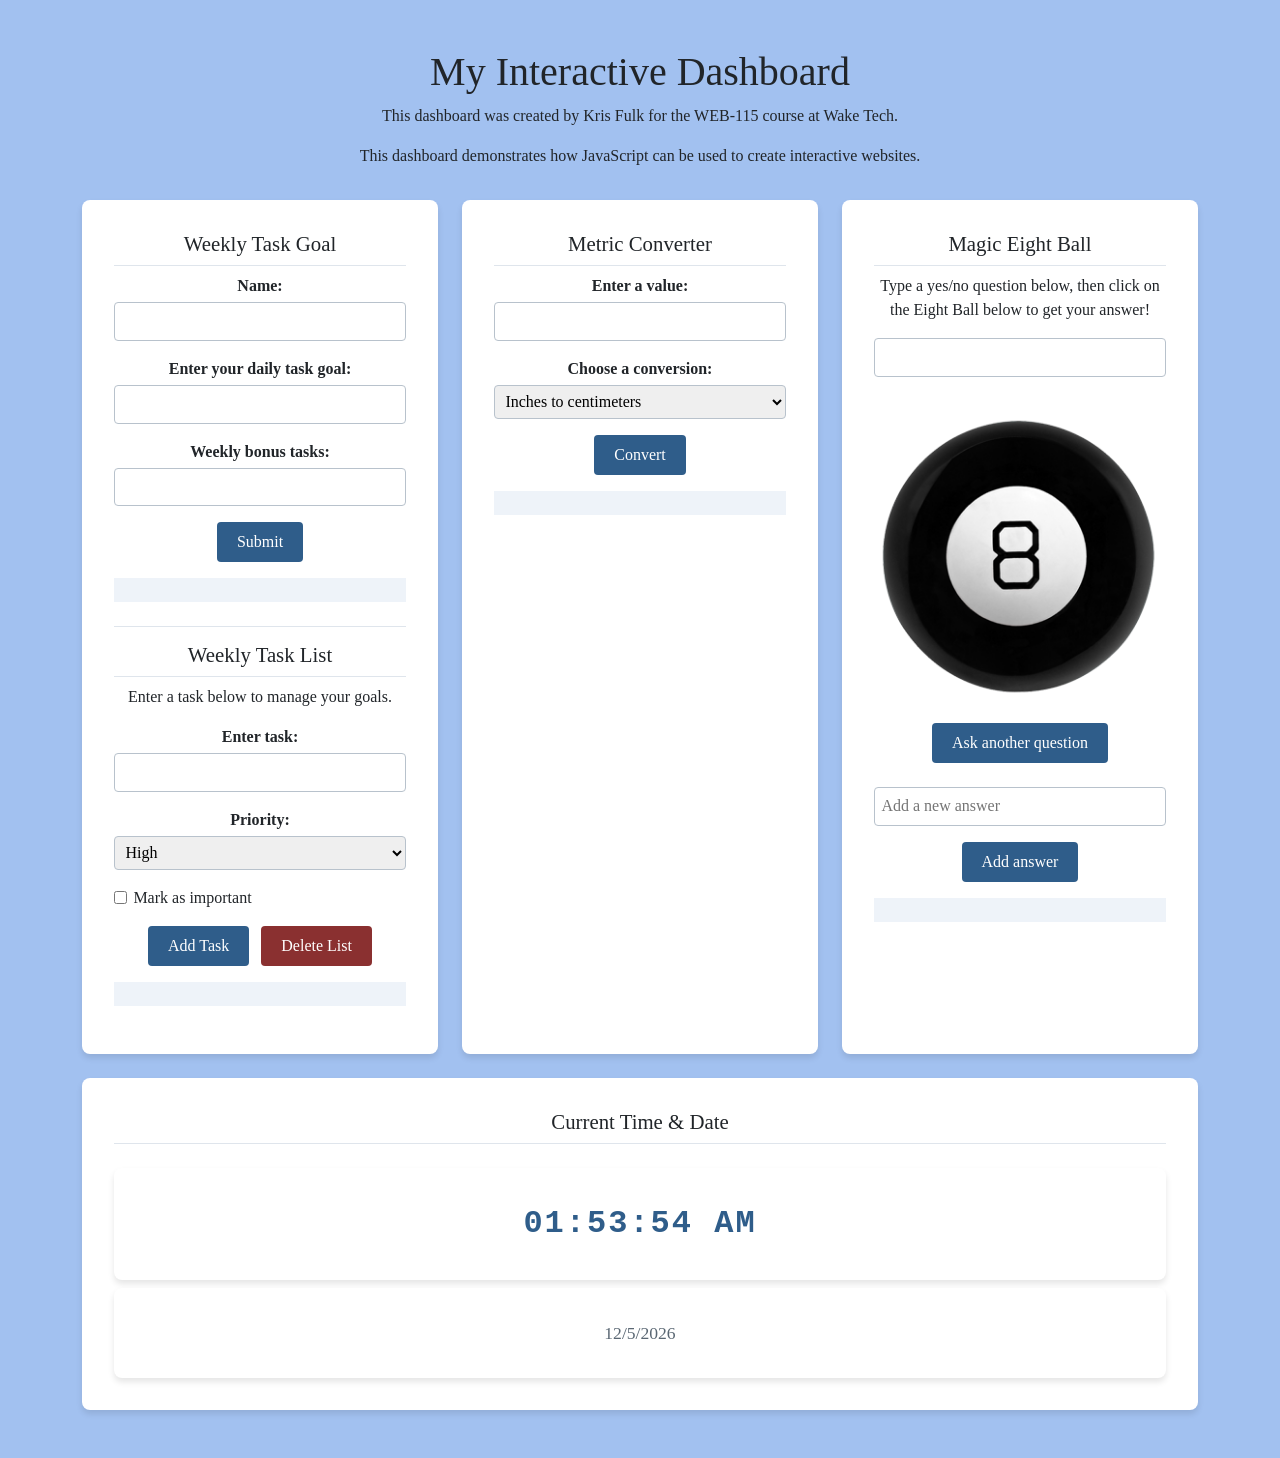
<file: index.html>
<!DOCTYPE html>
<html lang="en">

<head>
    <meta charset="UTF-8">
    <meta name="viewport" content="width=device-width, initial-scale=1.0">
    <title>My Interactive Dashboard</title>

    <!-- Bootstrap  -->
    <link href="https://cdn.jsdelivr.net/npm/bootstrap@5.3.8/dist/css/bootstrap.min.css" rel="stylesheet"
        integrity="sha384-sRIl4kxILFvY47J16cr9ZwB07vP4J8+LH7qKQnuqkuIAvNWLzeN8tE5YBujZqJLB" crossorigin="anonymous">
    <script defer src="https://cdn.jsdelivr.net/npm/bootstrap@5.3.8/dist/js/bootstrap.bundle.min.js"
        integrity="sha384-FKyoEForCGlyvwx9Hj09JcYn3nv7wiPVlz7YYwJrWVcXK/BmnVDxM+D2scQbITxI"
        crossorigin="anonymous"></script>
        
    <!--External stylesheet-->
    <link rel="stylesheet" href="css/style.css">
    <link rel="stylesheet" href="css/digital-clock.css">
</head>

<body>
    <h1>My Interactive Dashboard</h1>
    <p>This dashboard was created by Kris Fulk for the WEB-115 course at Wake Tech.</p>
    <script>document.write("This dashboard demonstrates how JavaScript can be used to create interactive websites.");</script>
    <noscript>Unfortunately, your web browser does not support JavaScript.</noscript>

    <main>
        <div class="container">
            <div class="row">

                <!-- Weekly Task Goal -->
                <div class="col" id="weekly-tasks">
                    <script src="js/task-manager.js" defer></script>
                    <h3 class="heading">Weekly Task Goal</h3>
                    <form id="goal-form">
                        <div class="userName">
                            <label for="userName">Name:</label>
                            <input type="text" id="userName" name="userName" required>
                        </div>
                        <div class="dailyGoal">
                            <label for="dailyGoal">Enter your daily task goal:</label>
                            <input type="number" id="dailyGoal" name="dailyGoal" required>
                        </div>
                        <div class="bonusTasks">
                            <label for="bonusTasks">Weekly bonus tasks:</label>
                            <input type="number" id="bonusTasks" name="bonusTasks" required>
                        </div>
                        <button type="submit" id="goal-btn">Submit</button>
                        <p id="goal-message"></p>
                    </form>

                    <!-- Weekly Task List -->
                    <div id="task-list">
                        <h3 class="heading">Weekly Task List</h3>
                        <p>Enter a task below to manage your goals.</p>
                        <form id="task-form">
                            <label for="task-name">Enter task:</label>
                            <input type="text" id="task-name" name="task-name" autocomplete="off">

                            <label for="task-priority">Priority:</label>
                            <select id="task-priority" name="task-priority">
                                <option value="High">High</option>
                                <option value="Medium">Medium</option>
                                <option value="Low">Low</option>
                            </select>

                            <label for="task-important" class="checkbox-label">
                                <input type="checkbox" id="task-important" name="task-important">
                                Mark as important
                            </label>

                            <button type="submit" id="add-task">Add Task</button>
                            <button type="button" id="delete-list">Delete List</button>
                        </form>
                    </div>
                </div>

                <!-- Metric Converter -->
                <div class="col" id="metric-converter">
                    <script src="js/metric-converter.js" defer></script>
                    <h3 class="heading">Metric Converter</h3>
                    <form id="converter-form">
                        <div class="convertValue">
                            <label for="convertValue">Enter a value:</label>
                            <input type="number" id="convertValue" name="convertValue" step="any" required>
                        </div>

                        <div class="conversionType">
                            <label for="conversionType">Choose a conversion:</label>
                            <select id="conversionType" name="conversionType">
                                <optgroup label="Imperial to Metric">
                                    <option value="inch-to-centimeter">Inches to centimeters</option>
                                    <option value="foot-to-centimeter">Feet to centimeters</option>
                                    <option value="yard-to-meter">Yards to meters</option>
                                    <option value="mile-to-kilometer">Miles to kilometers</option>
                                </optgroup>
                                <optgroup label="Metric to Imperial">
                                    <option value="centimeter-to-inch">Centimeters to inches</option>
                                    <option value="centimeter-to-foot">Centimeters to feet</option>
                                    <option value="meter-to-yard">Meters to yards</option>
                                    <option value="kilometer-to-mile">Kilometers to miles</option>
                                </optgroup>
                            </select>
                        </div>
                        <button type="submit" id="convert-btn">Convert</button>
                        <p id="convert-result"></p>
                    </form>
                </div>

                <!-- Magic Eight Ball -->
                <div class="col" id="magic-eight-ball">
                    <script src="js/magic-eight-ball.js" defer></script>
                    <link rel="stylesheet" href="css/magic-eight-ball.css">
                    <h3 class="heading">Magic Eight Ball</h3>
                    <form id="eight-ball-form">
                        <p>Type a yes/no question below, then click on the Eight Ball below to get your answer!</p>
                        <input id="question" name="question" size="80">
                        <div id="magicEightBall">
                            <div id="circle"></div>
                            <img id="ball" src="img/magic-eight-ball.png" alt="Magic Eight Ball">
                        </div>
                        <button id="reset" name="reset" type="reset">Ask another question</button>
                        <input id="new-answer" name="new-answer" size="40" placeholder="Add a new answer">
                        <button id="add-btn" type="button">Add answer</button>
                        <p id="answer"></p>
                    </form>
                    <br>
                </div>

                <!-- Digital Clock -->
                <div class="col" id="digital-clock">
                    <script src="js/digital-clock.js" defer></script>
                    <h3 class="heading">Current Time &amp; Date</h3>
                    <p id="clock-face"></p>
                    <p id="calendar-date"></p>
                </div>
            </div>
    </main>
</body>

</html>
</file>
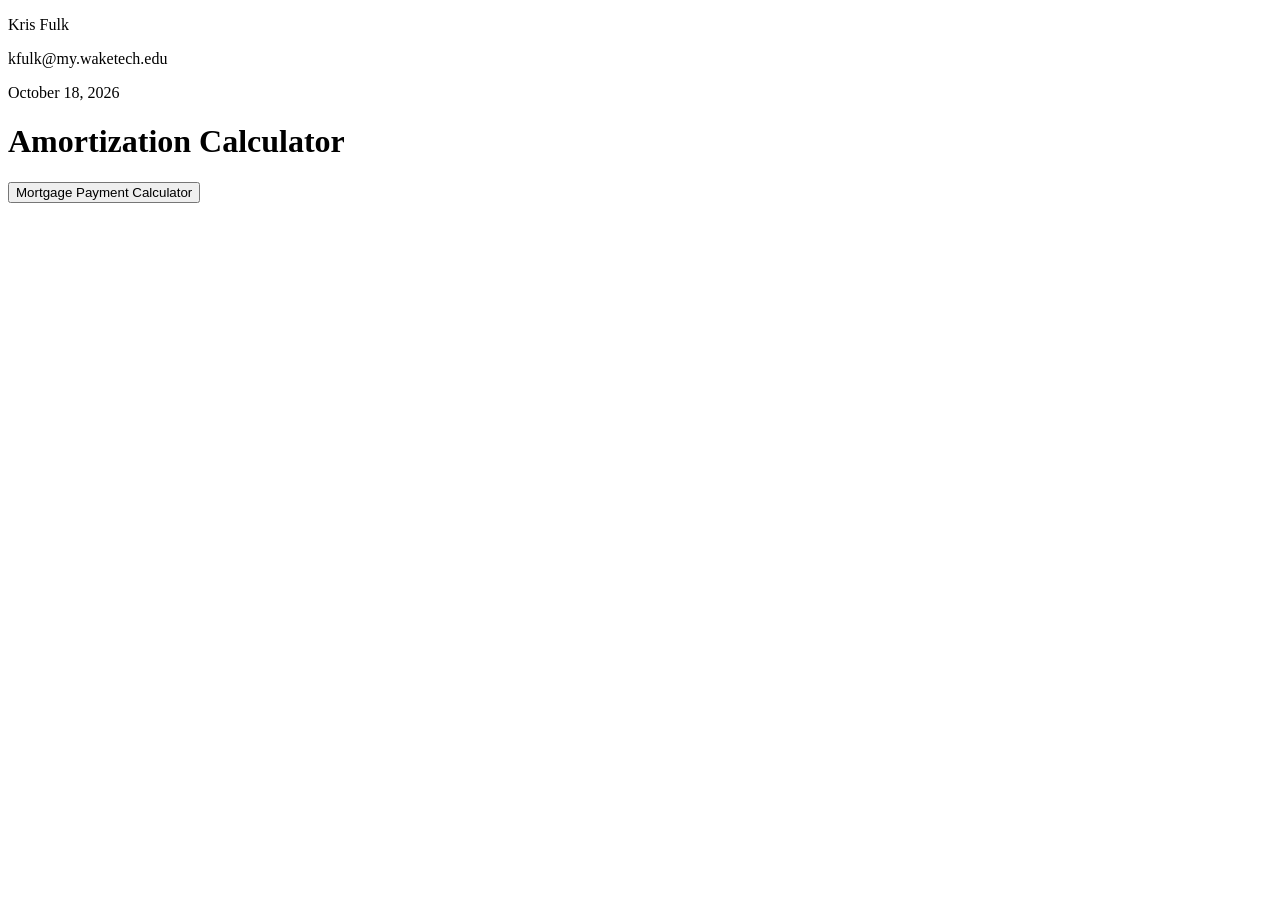
<file: codingExam.html>
<!DOCTYPE html>
<html lang="en">

<head>
    <meta charset="UTF-8">
    <meta name="viewport" content="width=device-width, initial-scale=1.0">
    <title>Mortgage Payment Calculator</title>
</head>

<body>
    <p>Kris Fulk</p>
    <p>kfulk@my.waketech.edu</p>
    <p>October 18, 2026</p>

    <h1>Amortization Calculator</h1>

    <button id="Button1">Mortgage Payment Calculator</button>

    <div id="output"></div>

    <script>
        // Fixed interest rate of 5.75%
        const interestRate = 0.0575;

        // Calculates the monthly payment and displays it below the button
        function amortizationCalculator() {
            // Prompt the user for the loan amount and the term in years
            let loanAmount = parseFloat(prompt("Enter the loan amount without commas:"));
            let termYears = parseFloat(prompt("Enter the loan term in years (15 or 30):"));

            // Alert the user if the loan term is not 15 or 30 years
            if (termYears !== 15 && termYears !== 30) {
                alert("The loan term must equal 15 or 30 years.");
                return;
            }

            // Calculate the monthly payment
            let monthlyPayment = (((interestRate / 12) * loanAmount) / (1 - Math.pow(1 + (interestRate / 12), (termYears * -12)))).toFixed(2);

            // Number of monthly payments over the life of the loan
            let termMonths = termYears * 12;

            // Total interest paid and the total amount repaid
            let totalInterest = (monthlyPayment * termYears * 12) - loanAmount;
            let totalLoan = loanAmount + totalInterest;

            // Build the summary information
            let summary = "<h2>Loan Summary</h2>" +
                "<p><strong>Mortgage term in years:</strong> " + termYears + " years<br>" + "<strong>Mortgage interest rate:</strong> " + (interestRate * 100).toFixed(2) + "%<br>" +
                "<strong>Mortgage amount:</strong> $" + totalLoan.toFixed(2) + "<br>" +
                "<strong>Monthly payment:</strong> $" + monthlyPayment + "<br>" +
                "<strong>Total interest amount:</strong> $" + totalInterest.toFixed(2) + "<br>" +
                "<strong>Total mortgage amount:</strong> $" + totalLoan.toFixed(2) + "</p>";

            // Build the monthly schedule
            let balance = totalLoan;
            let schedule = "<table><tr><th>Month</th><th>Monthly Payment</th><th>Loan Balance</th></tr>";
            let endingMessage = "";

            for (let month = 1; month <= termMonths; month++) {
                // Subtract this month's payment from the remaining balance
                balance = balance - monthlyPayment;

                schedule += "<tr><td>" + month + "</td><td>$" + monthlyPayment +
                    "</td><td>$" + balance.toFixed(2) + "</td></tr>";

                // Print the closing message once the balance reaches zero
                if (balance === 0) {
                    endingMessage = "<p><strong>This is the Ending Amortization Calculator...</strong></p>";
                    break;
                }
            }
            schedule += "</table>";

            // Final output display
            document.getElementById("output").innerHTML = summary + schedule + endingMessage;
        }

        // Run the calculator when the button is clicked
        document.getElementById("Button1").addEventListener("click", amortizationCalculator);
    </script>
</body>

</html>
</file>
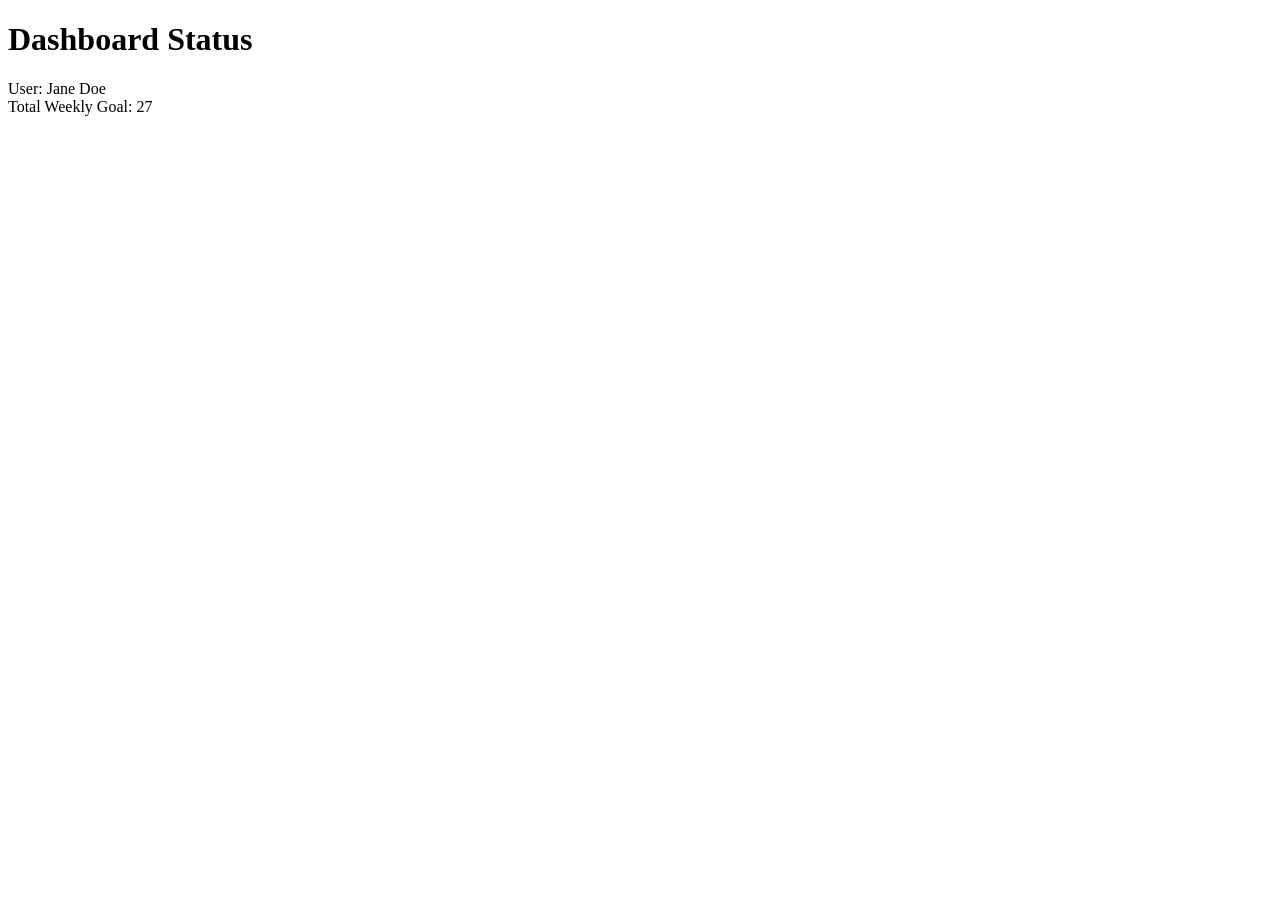
<file: debug.html>
<!DOCTYPE html>
<html lang="en">
<head>
    <meta charset="UTF-8">
    <title>JavaScript Debugging Exercise</title>
</head>
<body>
    <h1>Dashboard Status</h1>
    <div id="display"></div>
 
    <script>
        // Weekly Goal: Calculate the total weekly task goal for a user.
        
        // Declare variables and values
        let userName = "Jane Doe";
        let dailyGoal = 5; 
        let bonusTasks = "2"; 
 
        // Output message to console
        // FIXED: Added missing parenthesis to console.log
        console.log("Checking status for: " + userName); 
 
        // Calculate weekly goal based on number of workdays (5) per week
        // FIXED: Corrected spelling of "dialyGoal" to "dailyGoal"
        let weeklyGoal = dailyGoal * 5; 
 
        // Add bonusTasks to weeklyGoal. 
        // Note: Check for data type issues
        // FIXED: Converted bonusTasks to a number from a string by using Number() 
        let totalGoal = weeklyGoal + Number(bonusTasks); 
 
        // Output results to web page
        // FIXED: Corrected the quotation marks in the second document.write statement
        document.write("User: " + userName + "<br>");
        document.write("Total Weekly Goal: " + totalGoal);
 
    </script>
</body>
</html>
</file>
<file: css/style.css>
body {
    background-color: #a2c1f0;
    font-family: Georgia, 'Times New Roman', Times, serif;
    padding: 3rem 1rem;
    margin: auto;
    text-align: center;
}

.container {
    padding-top: 2rem;
}

.col {
    min-width: 280px;
}

/* Cards */
#weekly-tasks,
#metric-converter,
#digital-clock, #clock-face, #calendar-date,
.row #magic-eight-ball {
    flex: 1;
    max-width: none;
    margin: 0;
    background-color: #ffffff;
    padding: 2rem;
    border-radius: 8px;
    box-shadow: 0 4px 6px rgba(0, 0, 0, 0.1);
}

.row {
    display: flex;
    align-items: stretch;
    gap: 1.5rem;
    margin: 0;
}

#task-list {
    margin-top: 1.5rem;
    padding-top: 1rem;
    border-top: 1px solid #dfe5ec;
}

#user-tasks {
    text-align: left;
    padding-left: 1.5rem;
}

/* Card titles */
.heading {
    margin-top: 0;
    padding-bottom: 0.5rem;
    border-bottom: 1px solid #dfe5ec;
    font-size: 1.3rem;
}

/* Forms */
form label {
    display: block;
    font-weight: bold;
    margin-bottom: 0.25rem;
}

form input,
form select {
    width: 100%;
    box-sizing: border-box;
    padding: 0.4rem;
    margin-bottom: 1rem;
    border: 1px solid #b8c2cc;
    border-radius: 4px;
}

form button {
    padding: 0.5rem 1.25rem;
    border: none;
    border-radius: 4px;
    background-color: #2f5d8a;
    color: #ffffff;
    cursor: pointer;
}

form button:hover {
    background-color: #244a6e;
}

/* Output */
#goal-message,
#convert-result, 
#answer, 
#user-tasks{
    margin-top: 1rem;
    padding: 0.75rem;
    background-color: #eef3f9;
    font-weight: bold;
    color: #2f5d8a;
}

#user-tasks {
    list-style-position: inside;
    padding-left: 1.5rem;
}

/* Magic Eight Ball */
#circle {
    display: none;
    align-items: center;
    justify-content: center;
    text-align: center;
    padding: 0.5rem;
    box-sizing: border-box;
    line-height: 1.2;
}

#magicEightBall {
    position: relative;
    width: 300px;
    margin: 1.25rem auto;
}

#ball {
    display: block;
    width: 290px;
}

#new-answer {
    margin-top: 1.5rem;
}

/* Weekly Task List */
#task-important {
    width: auto;
    margin-bottom: 0;
    margin-right: 0.4rem;
}

.checkbox-label {
    display: flex;
    align-items: center;
    font-weight: normal;
    text-transform: none;
    margin-bottom: 1rem;
}

#user-tasks {
    list-style: none;
    padding-left: 0;
    margin-top: 1rem;
}

#delete-list {
    background-color: #8a3030;
    margin-left: 0.5rem;
}

#delete-list:hover {
    background-color: #6e2424;
}
</file>
<file: css/digital-clock.css>
/* Center everything in the clock card */
#digital-clock {
    text-align: center;
}

/* The time display */
#clock-face {
    font-family: 'Courier New', Courier, monospace;
    font-size: 2rem;
    font-weight: bold;
    color: #2f5d8a;
    letter-spacing: 2px;
    margin-top: 1.5rem;
    margin-bottom: 0.5rem;
}

/* The calendar date below the time */
#calendar-date {
    font-size: 1.1rem;
    color: #5a6773;
}
</file>
<file: css/magic-eight-ball.css>
#magic-eight-ball {
  max-width: 410px;
  text-align: center;
  margin: auto;
}

#circle {
  font-size: 12pt;
  background-color: white;
  color: black;
  position: absolute;
  margin-left: 70px;
  margin-top: 70px;
  height: 150px;
  width: 150px;
  border-radius: 50%;
  text-wrap: wrap;
  display: none;
}


img:active {
  animation: shake 1s;
  animation-iteration-count: infinite;
}

img:visited {
  animation: none;
}
@keyframes shake {
  0% { transform: translate(1px, 1px) rotate(0deg);  }
  10% { transform: translate(-1px, -2px) rotate(-1deg); }
  20% { transform: translate(-3px, 0px) rotate(1deg); }
  30% { transform: translate(3px, 2px) rotate(0deg); }
  40% { transform: translate(1px, -1px) rotate(1deg); }
  50% { transform: translate(-1px, 2px) rotate(-1deg); }
  60% { transform: translate(-3px, 1px) rotate(0deg); }
  70% { transform: translate(3px, 1px) rotate(-1deg); }
  80% { transform: translate(-1px, -1px) rotate(1deg); }
  90% { transform: translate(1px, 2px) rotate(0deg); }
  100% { transform: translate(1px, -2px) rotate(-1deg); }
}
</file>
